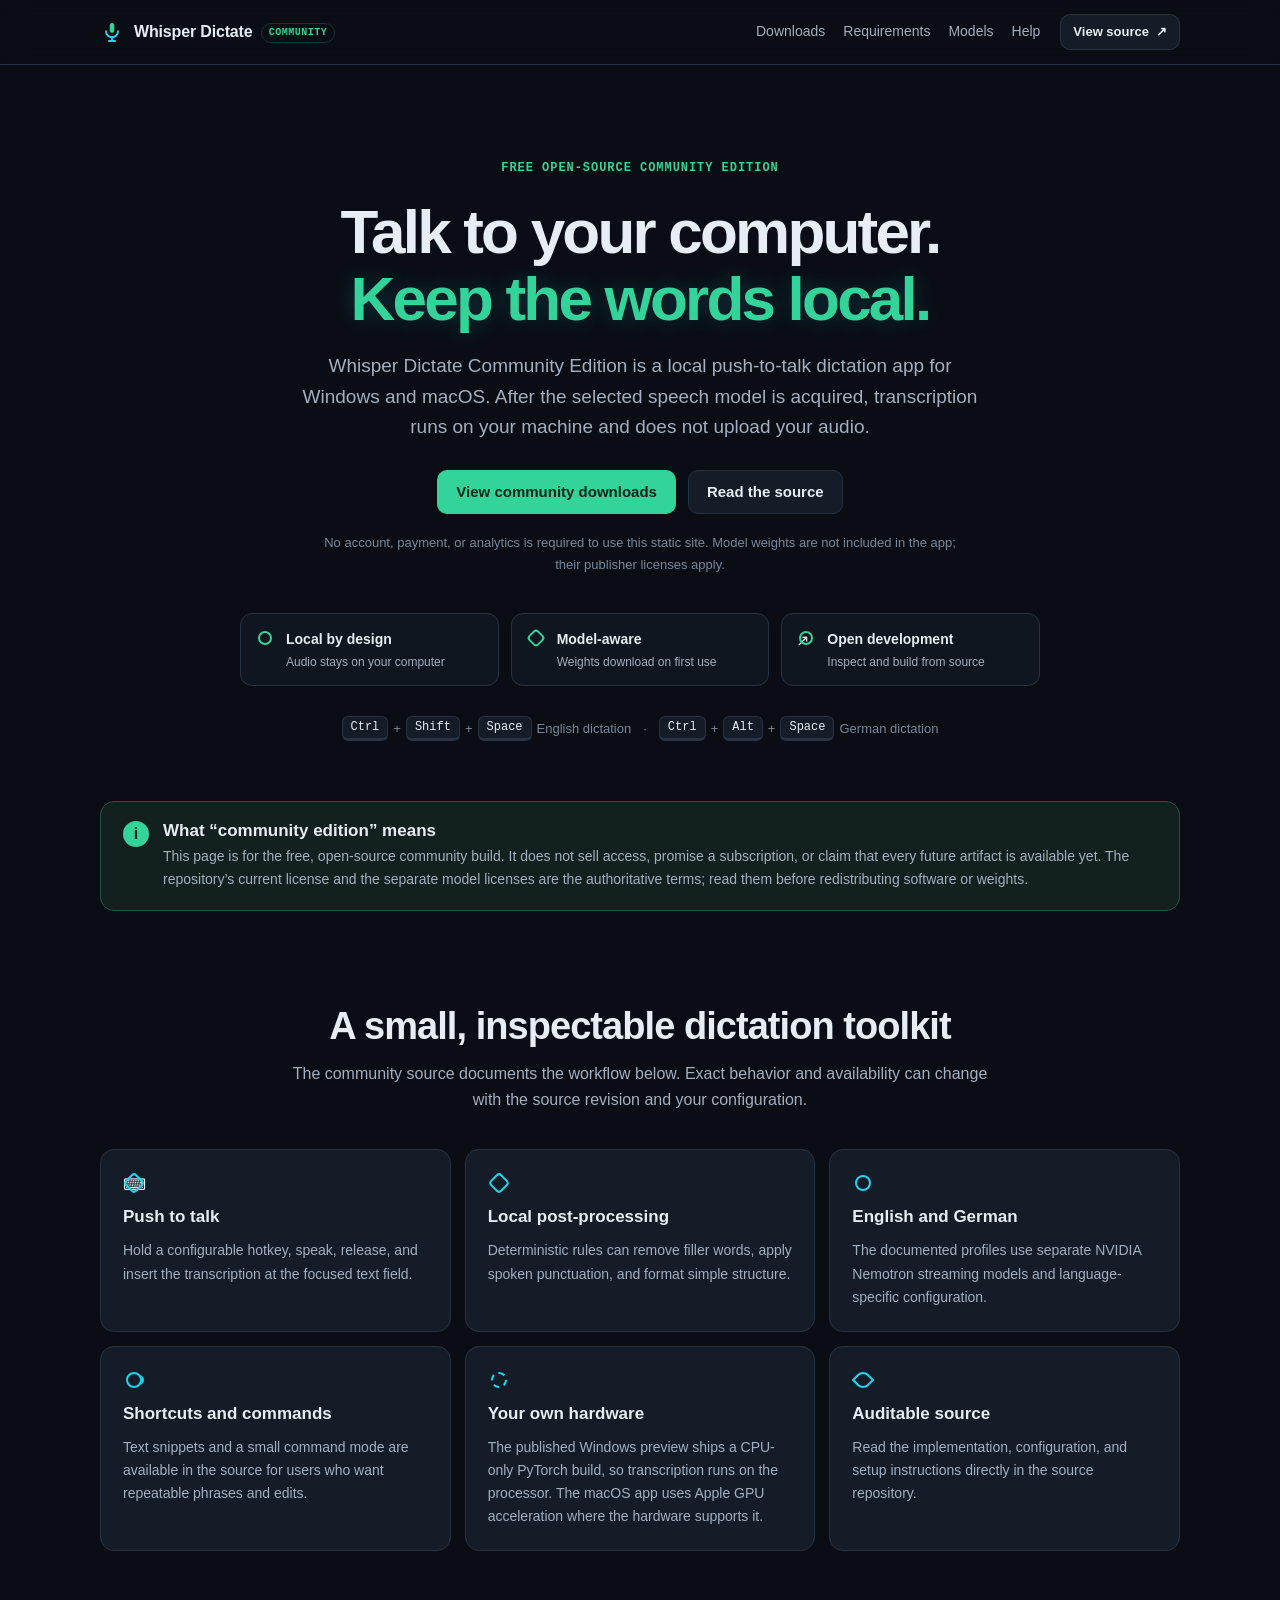
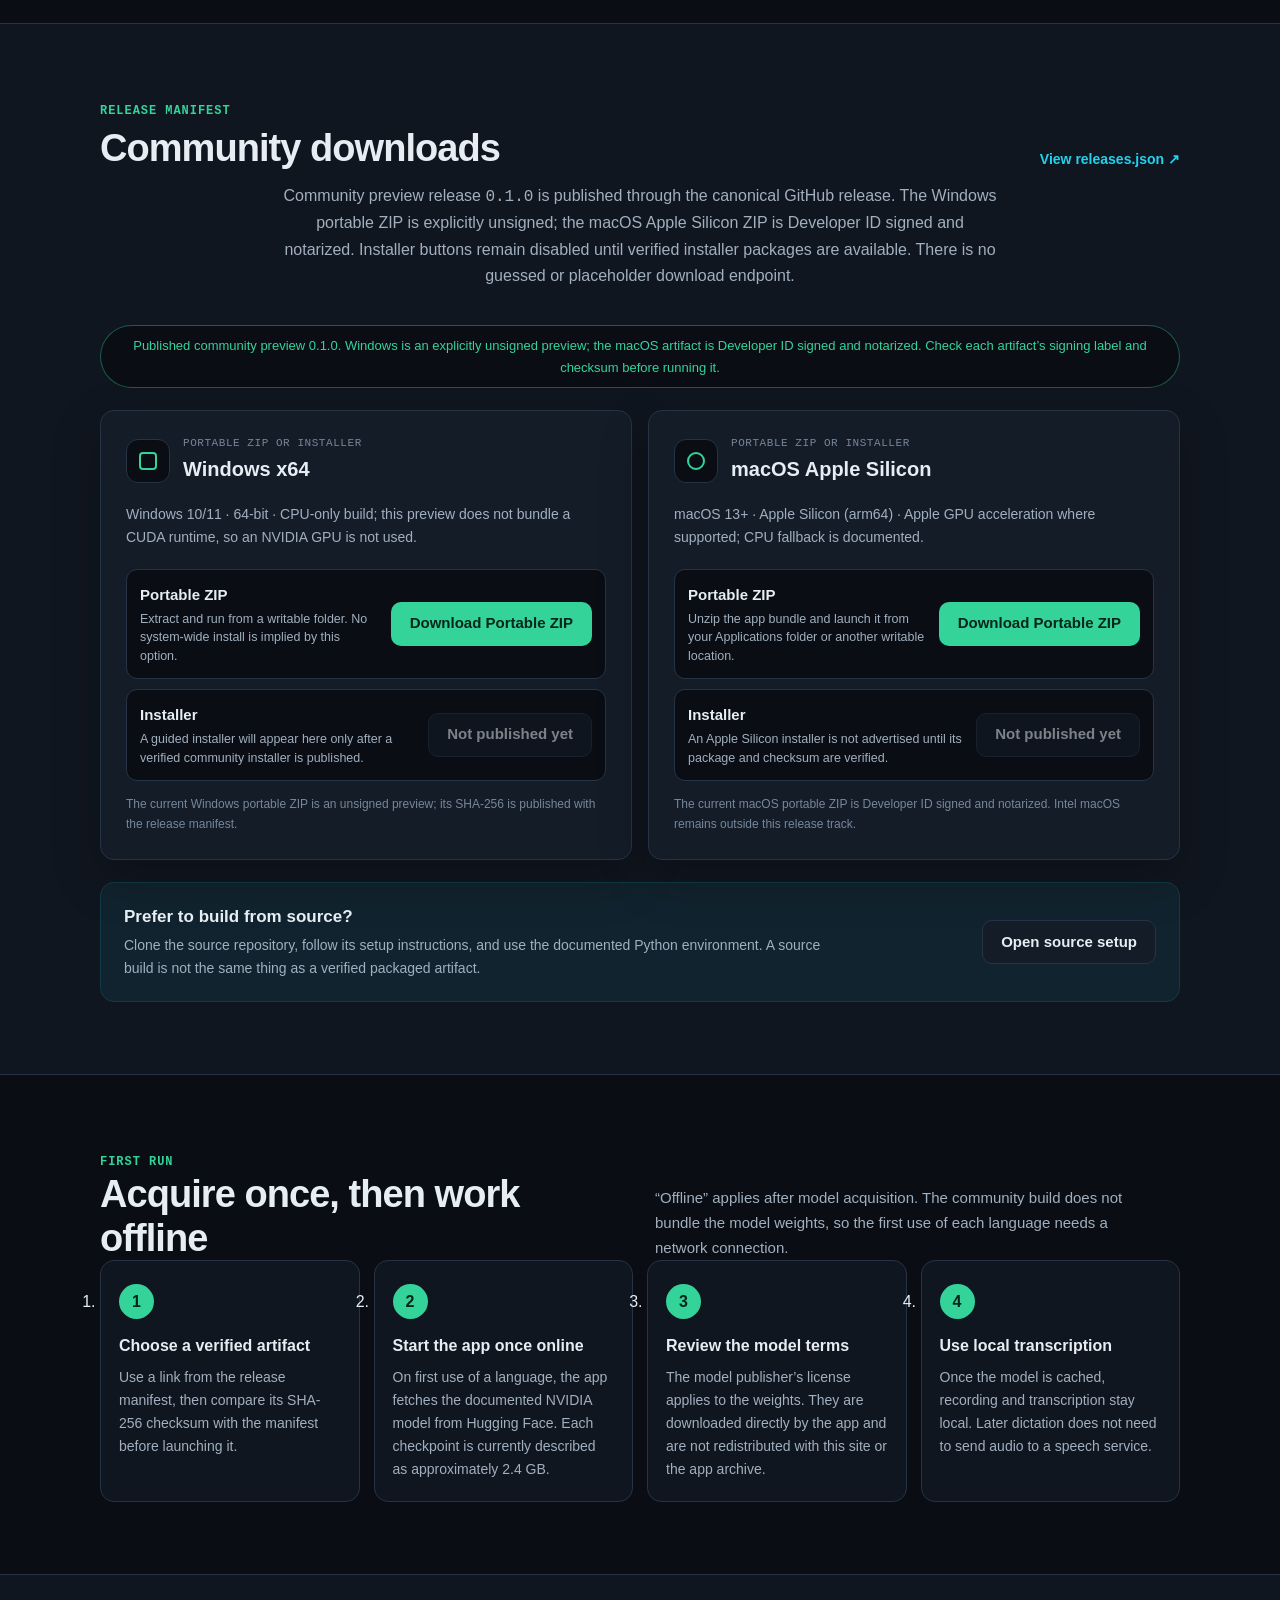
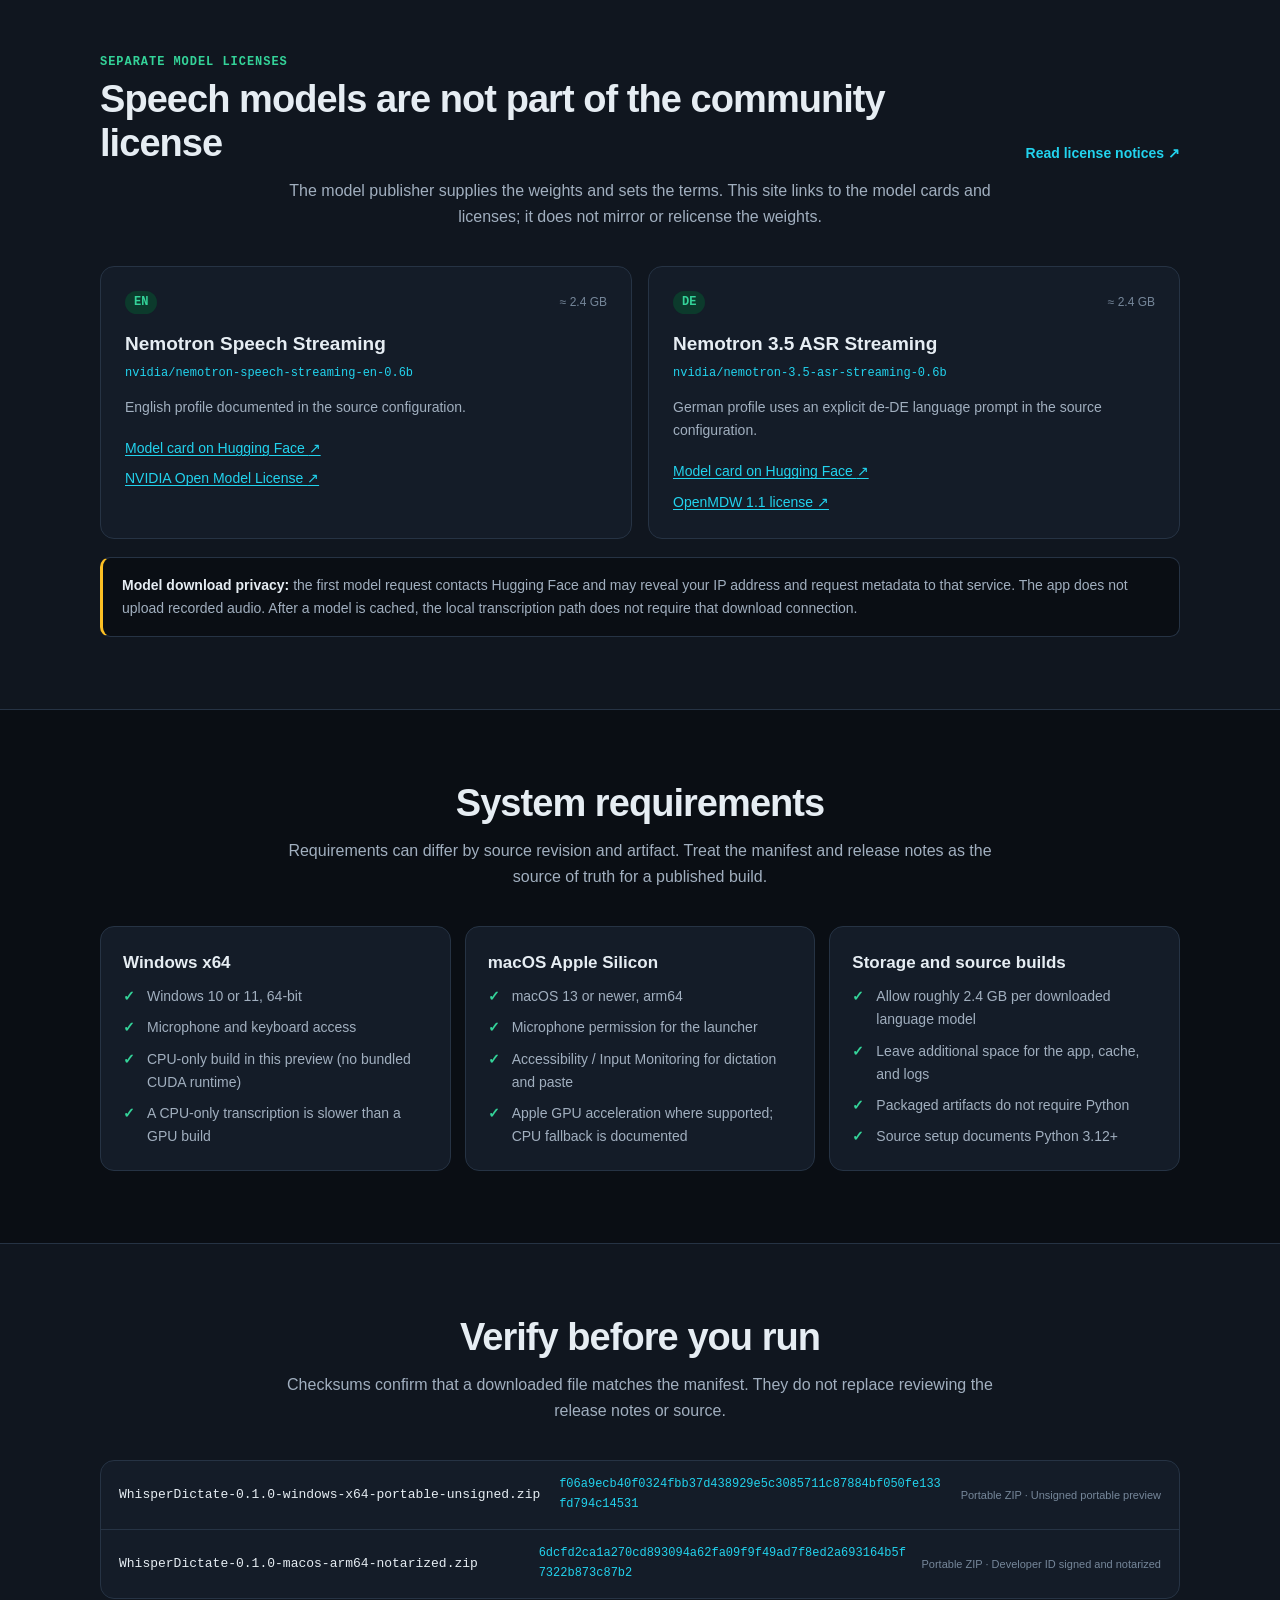
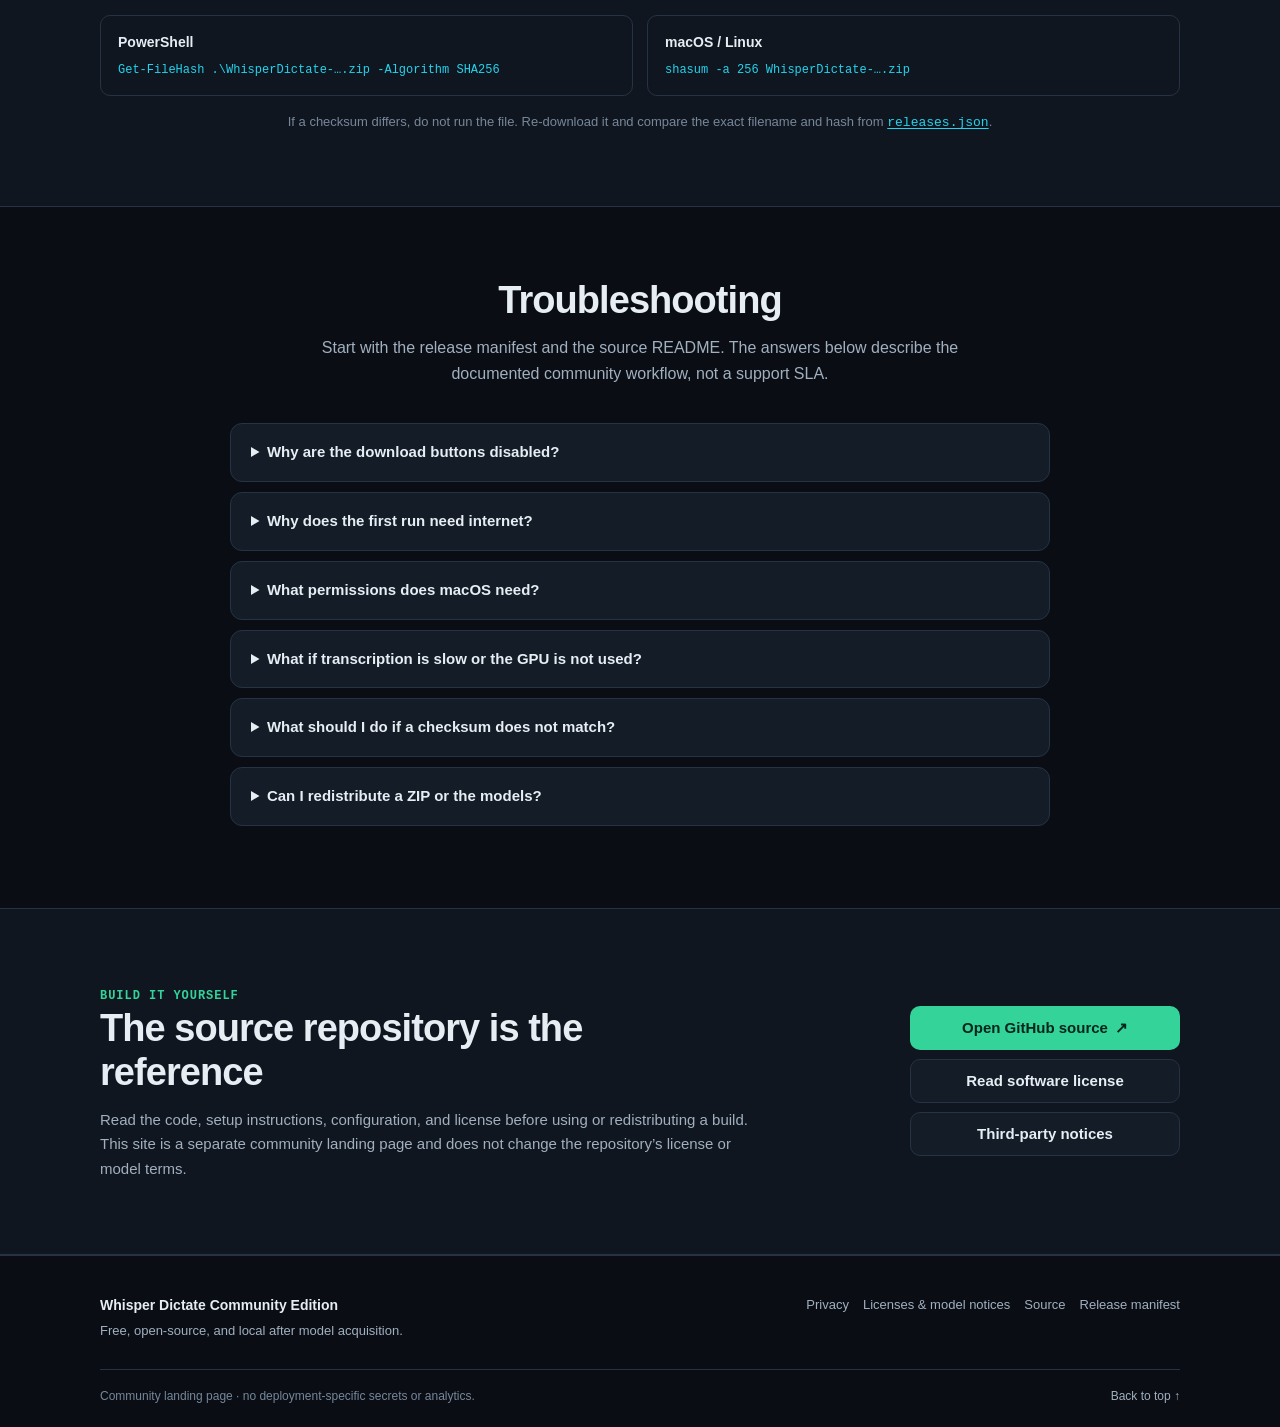
<file: community-site/index.html>
<!doctype html>
<html lang="en">
<head>
  <meta charset="utf-8">
  <meta name="viewport" content="width=device-width, initial-scale=1">
  <meta name="color-scheme" content="dark">
  <meta name="theme-color" content="#0a0e14">
  <meta name="description" content="Whisper Dictate Community Edition: free, open-source local dictation for Windows and macOS. Speech models are acquired separately and transcription runs locally after the first download.">
  <title>Whisper Dictate Community Edition — local, offline dictation</title>
  <link rel="icon" href="data:image/svg+xml,%3Csvg xmlns='http://www.w3.org/2000/svg' viewBox='0 0 64 64'%3E%3Ccircle cx='32' cy='32' r='30' fill='%230a0e14'/%3E%3Crect x='26' y='12' width='12' height='24' rx='6' fill='%2334d399'/%3E%3Cpath d='M18 30a14 14 0 0 0 28 0' stroke='%2322d3ee' stroke-width='4' fill='none' stroke-linecap='round'/%3E%3Cpath d='M32 44v8' stroke='%2322d3ee' stroke-width='4' stroke-linecap='round'/%3E%3C/svg%3E">
  <link rel="stylesheet" href="./styles.css">
  <script src="./app.js" defer></script>
</head>
<body>
  <a class="skip-link" href="#main">Skip to main content</a>

  <header class="site-header">
    <nav class="wrap" aria-label="Primary navigation">
      <a class="logo" href="./index.html" aria-label="Whisper Dictate Community Edition home">
        <svg width="24" height="24" viewBox="0 0 64 64" aria-hidden="true" focusable="false">
          <rect x="26" y="8" width="12" height="26" rx="6" fill="#34d399"></rect>
          <path d="M16 30a16 16 0 0 0 32 0" stroke="#22d3ee" stroke-width="5" fill="none" stroke-linecap="round"></path>
          <path d="M32 46v10M22 56h20" stroke="#22d3ee" stroke-width="5" fill-linecap="round"></path>
        </svg>
        <span>Whisper&nbsp;Dictate <span class="edition-mark">Community</span></span>
      </a>
      <div class="nav-links">
        <a href="#downloads">Downloads</a>
        <a href="#requirements">Requirements</a>
        <a href="#models">Models</a>
        <a href="#troubleshooting">Help</a>
      </div>
      <a class="btn btn-secondary btn-small nav-source" href="https://github.com/rorshopping/whisper-dictate-community">View source <span aria-hidden="true">↗</span></a>
    </nav>
  </header>

  <main id="main">
    <section class="hero" id="overview" aria-labelledby="hero-title">
      <div class="wrap">
        <p class="eyebrow">Free open-source community edition</p>
        <h1 id="hero-title">Talk to your computer.<br><span class="grad">Keep the words local.</span></h1>
        <p class="lead">Whisper Dictate Community Edition is a local push-to-talk dictation app for Windows and macOS. After the selected speech model is acquired, transcription runs on your machine and does not upload your audio.</p>
        <div class="actions">
          <a class="btn btn-primary" href="#downloads">View community downloads</a>
          <a class="btn btn-secondary" href="https://github.com/rorshopping/whisper-dictate-community">Read the source</a>
        </div>
        <p class="hero-note">No account, payment, or analytics is required to use this static site. Model weights are not included in the app; their publisher licenses apply.</p>
        <div class="quick-facts" role="group" aria-label="Community edition facts">
          <div class="fact"><span class="fact-icon" aria-hidden="true"></span><span><strong>Local by design</strong><small>Audio stays on your computer</small></span></div>
          <div class="fact"><span class="fact-icon" aria-hidden="true"></span><span><strong>Model-aware</strong><small>Weights download on first use</small></span></div>
          <div class="fact"><span class="fact-icon" aria-hidden="true">↗</span><span><strong>Open development</strong><small>Inspect and build from source</small></span></div>
        </div>
        <div class="key-row" role="group" aria-label="Default dictation shortcuts">
          <kbd>Ctrl</kbd><span>+</span><kbd>Shift</kbd><span>+</span><kbd>Space</kbd><span>English dictation</span>
          <span class="key-separator" aria-hidden="true">·</span>
          <kbd>Ctrl</kbd><span>+</span><kbd>Alt</kbd><span>+</span><kbd>Space</kbd><span>German dictation</span>
        </div>
      </div>
    </section>

    <section class="notice-section" aria-label="What the community edition includes">
      <div class="wrap">
        <div class="notice-card">
          <span class="notice-mark" aria-hidden="true">i</span>
          <div>
            <h2>What “community edition” means</h2>
            <p>This page is for the free, open-source community build. It does not sell access, promise a subscription, or claim that every future artifact is available yet. The repository’s current license and the separate model licenses are the authoritative terms; read them before redistributing software or weights.</p>
          </div>
        </div>
      </div>
    </section>

    <section id="capabilities" aria-labelledby="capabilities-title">
      <div class="wrap">
        <h2 id="capabilities-title">A small, inspectable dictation toolkit</h2>
        <p class="sub">The community source documents the workflow below. Exact behavior and availability can change with the source revision and your configuration.</p>
        <div class="feature-grid">
          <article class="card">
            <div class="card-icon" aria-hidden="true">⌨</div>
            <h3>Push to talk</h3>
            <p>Hold a configurable hotkey, speak, release, and insert the transcription at the focused text field.</p>
          </article>
          <article class="card">
            <div class="card-icon" aria-hidden="true"></div>
            <h3>Local post-processing</h3>
            <p>Deterministic rules can remove filler words, apply spoken punctuation, and format simple structure.</p>
          </article>
          <article class="card">
            <div class="card-icon" aria-hidden="true"></div>
            <h3>English and German</h3>
            <p>The documented profiles use separate NVIDIA Nemotron streaming models and language-specific configuration.</p>
          </article>
          <article class="card">
            <div class="card-icon" aria-hidden="true"></div>
            <h3>Shortcuts and commands</h3>
            <p>Text snippets and a small command mode are available in the source for users who want repeatable phrases and edits.</p>
          </article>
          <article class="card">
            <div class="card-icon" aria-hidden="true"></div>
            <h3>Your own hardware</h3>
            <p>The published Windows preview ships a CPU-only PyTorch build, so transcription runs on the processor. The macOS app uses Apple GPU acceleration where the hardware supports it.</p>
          </article>
          <article class="card">
            <div class="card-icon" aria-hidden="true"></div>
            <h3>Auditable source</h3>
            <p>Read the implementation, configuration, and setup instructions directly in the source repository.</p>
          </article>
        </div>
      </div>
    </section>

    <section id="downloads" class="alt" aria-labelledby="downloads-title">
      <div class="wrap">
        <div class="section-heading">
          <div>
            <p class="eyebrow">Release manifest</p>
            <h2 id="downloads-title">Community downloads</h2>
          </div>
          <a class="text-link" href="./releases.json">View releases.json <span aria-hidden="true">↗</span></a>
        </div>
        <p class="sub">Community preview release <code>0.1.0</code> is published through the canonical GitHub release. The Windows portable ZIP is explicitly unsigned; the macOS Apple Silicon ZIP is Developer ID signed and notarized. Installer buttons remain disabled until verified installer packages are available. There is no guessed or placeholder download endpoint.</p>
        <p class="release-status status-placeholder" id="release-status" role="status" aria-live="polite">Loading the release manifest…</p>
        <noscript><p class="inline-note">JavaScript is required to read the same-origin release manifest. The download buttons stay disabled for safety; you can still inspect <a href="./releases.json"><code>releases.json</code></a> and the <a href="https://github.com/rorshopping/whisper-dictate-community">source repository</a>.</p></noscript>

        <div class="release-grid">
          <article class="release-card" data-platform-card="windows-x64" aria-labelledby="windows-title">
            <div class="release-card-header">
              <div class="os-mark" aria-hidden="true"></div>
              <div>
                <p class="platform-kicker">Portable ZIP or installer</p>
                <h3 id="windows-title">Windows x64</h3>
              </div>
            </div>
            <p class="platform-requirements">Windows 10/11 · 64-bit · CPU-only build; this preview does not bundle a CUDA runtime, so an NVIDIA GPU is not used.</p>
            <div class="download-list">
              <div class="download-row">
                <div>
                  <h4>Portable ZIP</h4>
                  <p>Extract and run from a writable folder. No system-wide install is implied by this option.</p>
                </div>
                <button class="btn btn-primary download-action" type="button" data-download data-platform="windows-x64" data-artifact="portable_zip" disabled>Not published yet</button>
              </div>
              <div class="download-row">
                <div>
                  <h4>Installer</h4>
                  <p>A guided installer will appear here only after a verified community installer is published.</p>
                </div>
                <button class="btn btn-secondary download-action" type="button" data-download data-platform="windows-x64" data-artifact="installer" disabled>Not published yet</button>
              </div>
            </div>
            <p class="artifact-note">The current Windows portable ZIP is an unsigned preview; its SHA-256 is published with the release manifest.</p>
          </article>

          <article class="release-card" data-platform-card="macos-apple-silicon" aria-labelledby="macos-title">
            <div class="release-card-header">
              <div class="os-mark" aria-hidden="true"></div>
              <div>
                <p class="platform-kicker">Portable ZIP or installer</p>
                <h3 id="macos-title">macOS Apple Silicon</h3>
              </div>
            </div>
            <p class="platform-requirements">macOS 13+ · Apple Silicon (arm64) · Apple GPU acceleration where supported; CPU fallback is documented.</p>
            <div class="download-list">
              <div class="download-row">
                <div>
                  <h4>Portable ZIP</h4>
                  <p>Unzip the app bundle and launch it from your Applications folder or another writable location.</p>
                </div>
                <button class="btn btn-primary download-action" type="button" data-download data-platform="macos-apple-silicon" data-artifact="portable_zip" disabled>Not published yet</button>
              </div>
              <div class="download-row">
                <div>
                  <h4>Installer</h4>
                  <p>An Apple Silicon installer is not advertised until its package and checksum are verified.</p>
                </div>
                <button class="btn btn-secondary download-action" type="button" data-download data-platform="macos-apple-silicon" data-artifact="installer" disabled>Not published yet</button>
              </div>
            </div>
            <p class="artifact-note">The current macOS portable ZIP is Developer ID signed and notarized. Intel macOS remains outside this release track.</p>
          </article>
        </div>

        <div class="source-callout">
          <div>
            <h3>Prefer to build from source?</h3>
            <p>Clone the source repository, follow its setup instructions, and use the documented Python environment. A source build is not the same thing as a verified packaged artifact.</p>
          </div>
          <a class="btn btn-secondary" href="https://github.com/rorshopping/whisper-dictate-community#install">Open source setup</a>
        </div>
      </div>
    </section>

    <section id="first-run" aria-labelledby="first-run-title">
      <div class="wrap">
        <div class="split-heading">
          <div>
            <p class="eyebrow">First run</p>
            <h2 id="first-run-title">Acquire once, then work offline</h2>
          </div>
          <p>“Offline” applies after model acquisition. The community build does not bundle the model weights, so the first use of each language needs a network connection.</p>
        </div>
        <ol class="steps" aria-label="Model acquisition steps">
          <li class="step">
            <span class="step-number">1</span>
            <h3>Choose a verified artifact</h3>
            <p>Use a link from the release manifest, then compare its SHA-256 checksum with the manifest before launching it.</p>
          </li>
          <li class="step">
            <span class="step-number">2</span>
            <h3>Start the app once online</h3>
            <p>On first use of a language, the app fetches the documented NVIDIA model from Hugging Face. Each checkpoint is currently described as approximately 2.4 GB.</p>
          </li>
          <li class="step">
            <span class="step-number">3</span>
            <h3>Review the model terms</h3>
            <p>The model publisher’s license applies to the weights. They are downloaded directly by the app and are not redistributed with this site or the app archive.</p>
          </li>
          <li class="step">
            <span class="step-number">4</span>
            <h3>Use local transcription</h3>
            <p>Once the model is cached, recording and transcription stay local. Later dictation does not need to send audio to a speech service.</p>
          </li>
        </ol>
      </div>
    </section>

    <section id="models" class="alt" aria-labelledby="models-title">
      <div class="wrap">
        <div class="section-heading">
          <div>
            <p class="eyebrow">Separate model licenses</p>
            <h2 id="models-title">Speech models are not part of the community license</h2>
          </div>
          <a class="text-link" href="./licenses.html">Read license notices <span aria-hidden="true">↗</span></a>
        </div>
        <p class="sub">The model publisher supplies the weights and sets the terms. This site links to the model cards and licenses; it does not mirror or relicense the weights.</p>
        <div class="model-grid">
          <article class="model-card">
            <div class="model-card-top">
              <span class="language-chip">EN</span>
              <span class="model-size">≈ 2.4 GB</span>
            </div>
            <h3>Nemotron Speech Streaming</h3>
            <p class="mono model-id">nvidia/nemotron-speech-streaming-en-0.6b</p>
            <p>English profile documented in the source configuration.</p>
            <div class="link-stack">
              <a href="https://huggingface.co/nvidia/nemotron-speech-streaming-en-0.6b">Model card on Hugging Face <span aria-hidden="true">↗</span></a>
              <a href="https://www.nvidia.com/en-us/agreements/enterprise-software/nvidia-open-model-license/">NVIDIA Open Model License <span aria-hidden="true">↗</span></a>
            </div>
          </article>
          <article class="model-card">
            <div class="model-card-top">
              <span class="language-chip">DE</span>
              <span class="model-size">≈ 2.4 GB</span>
            </div>
            <h3>Nemotron 3.5 ASR Streaming</h3>
            <p class="mono model-id">nvidia/nemotron-3.5-asr-streaming-0.6b</p>
            <p>German profile uses an explicit de-DE language prompt in the source configuration.</p>
            <div class="link-stack">
              <a href="https://huggingface.co/nvidia/nemotron-3.5-asr-streaming-0.6b">Model card on Hugging Face <span aria-hidden="true">↗</span></a>
              <a href="https://openmdw.ai/license/1-1/">OpenMDW 1.1 license <span aria-hidden="true">↗</span></a>
            </div>
          </article>
        </div>
        <div class="inline-note">
          <strong>Model download privacy:</strong> the first model request contacts Hugging Face and may reveal your IP address and request metadata to that service. The app does not upload recorded audio. After a model is cached, the local transcription path does not require that download connection.
        </div>
      </div>
    </section>

    <section id="requirements" aria-labelledby="requirements-title">
      <div class="wrap">
        <h2 id="requirements-title">System requirements</h2>
        <p class="sub">Requirements can differ by source revision and artifact. Treat the manifest and release notes as the source of truth for a published build.</p>
        <div class="requirements-grid">
          <article class="requirement-card">
            <h3>Windows x64</h3>
            <ul class="check-list">
              <li>Windows 10 or 11, 64-bit</li>
              <li>Microphone and keyboard access</li>
              <li>CPU-only build in this preview (no bundled CUDA runtime)</li>
              <li>A CPU-only transcription is slower than a GPU build</li>
            </ul>
          </article>
          <article class="requirement-card">
            <h3>macOS Apple Silicon</h3>
            <ul class="check-list">
              <li>macOS 13 or newer, arm64</li>
              <li>Microphone permission for the launcher</li>
              <li>Accessibility / Input Monitoring for dictation and paste</li>
              <li>Apple GPU acceleration where supported; CPU fallback is documented</li>
            </ul>
          </article>
          <article class="requirement-card">
            <h3>Storage and source builds</h3>
            <ul class="check-list">
              <li>Allow roughly 2.4 GB per downloaded language model</li>
              <li>Leave additional space for the app, cache, and logs</li>
              <li>Packaged artifacts do not require Python</li>
              <li>Source setup documents Python 3.12+</li>
            </ul>
          </article>
        </div>
      </div>
    </section>

    <section id="checksums" class="alt" aria-labelledby="checksums-title">
      <div class="wrap">
        <h2 id="checksums-title">Verify before you run</h2>
        <p class="sub">Checksums confirm that a downloaded file matches the manifest. They do not replace reviewing the release notes or source.</p>
        <div class="checksum-panel" id="checksum-list" aria-live="polite">
          <p class="empty-state">SHA-256 checksums will appear here when a canonical release is published.</p>
        </div>
        <div class="checksum-help">
          <div>
            <h3>PowerShell</h3>
            <code>Get-FileHash .\WhisperDictate-….zip -Algorithm SHA256</code>
          </div>
          <div>
            <h3>macOS / Linux</h3>
            <code>shasum -a 256 WhisperDictate-….zip</code>
          </div>
        </div>
        <p class="small-note">If a checksum differs, do not run the file. Re-download it and compare the exact filename and hash from <a href="./releases.json"><code>releases.json</code></a>.</p>
      </div>
    </section>

    <section id="troubleshooting" aria-labelledby="troubleshooting-title">
      <div class="wrap">
        <h2 id="troubleshooting-title">Troubleshooting</h2>
        <p class="sub">Start with the release manifest and the source README. The answers below describe the documented community workflow, not a support SLA.</p>
        <div class="faq-list">
          <details>
            <summary>Why are the download buttons disabled?</summary>
            <p>No canonical community release has been entered into <a href="./releases.json"><code>releases.json</code></a> yet. The site intentionally refuses to invent a download URL. Watch the source repository’s release page and update the manifest only after artifacts and checksums are verified.</p>
          </details>
          <details>
            <summary>Why does the first run need internet?</summary>
            <p>Speech model weights are not bundled. The first use of each language downloads the selected model from Hugging Face. After the model is cached, the documented transcription path runs locally and can work offline.</p>
          </details>
          <details>
            <summary>What permissions does macOS need?</summary>
            <p>Grant Microphone access to the app or launcher. Dictation and text insertion also use Accessibility / Input Monitoring, and the documented launcher may request Automation access for System Events. Denied permissions can allow recording without allowing text to be inserted.</p>
          </details>
          <details>
            <summary>What if transcription is slow or the GPU is not used?</summary>
            <p>Check the release/source configuration and the app log. The published Windows preview is a CPU-only build, so an NVIDIA GPU is not used there; the macOS app uses Apple GPU acceleration where the hardware supports it. A CPU-only run is generally slower than an accelerated one.</p>
          </details>
          <details>
            <summary>What should I do if a checksum does not match?</summary>
            <p>Do not run the artifact. Confirm the exact filename, download it again from the canonical URL in the manifest, and compare the full SHA-256 digest. A mismatch is a reason to stop and investigate.</p>
          </details>
          <details>
            <summary>Can I redistribute a ZIP or the models?</summary>
            <p>Do not assume that the model or software terms permit redistribution. Read the repository <a href="https://github.com/rorshopping/whisper-dictate-community/blob/main/LICENSE">software license</a>, the linked model licenses, and the repository’s <a href="https://github.com/rorshopping/whisper-dictate-community/blob/main/THIRD-PARTY-NOTICES.md">third-party notices</a> first.</p>
          </details>
        </div>
      </div>
    </section>

    <section id="source" class="alt" aria-labelledby="source-title">
      <div class="wrap source-panel">
        <div>
          <p class="eyebrow">Build it yourself</p>
          <h2 id="source-title">The source repository is the reference</h2>
          <p>Read the code, setup instructions, configuration, and license before using or redistributing a build. This site is a separate community landing page and does not change the repository’s license or model terms.</p>
        </div>
        <div class="source-links">
          <a class="btn btn-primary" href="https://github.com/rorshopping/whisper-dictate-community">Open GitHub source <span aria-hidden="true">↗</span></a>
          <a class="btn btn-secondary" href="https://github.com/rorshopping/whisper-dictate-community/blob/main/LICENSE">Read software license</a>
          <a class="btn btn-secondary" href="https://github.com/rorshopping/whisper-dictate-community/blob/main/THIRD-PARTY-NOTICES.md">Third-party notices</a>
        </div>
      </div>
    </section>
  </main>

  <footer>
    <div class="wrap footer-inner">
      <div>
        <strong>Whisper Dictate Community Edition</strong>
        <p>Free, open-source, and local after model acquisition.</p>
      </div>
      <div class="footer-links">
        <a href="./privacy.html">Privacy</a>
        <a href="./licenses.html">Licenses &amp; model notices</a>
        <a href="https://github.com/rorshopping/whisper-dictate-community">Source</a>
        <a href="./releases.json">Release manifest</a>
      </div>
    </div>
    <div class="wrap footer-bottom">
      <span>Community landing page · no deployment-specific secrets or analytics.</span>
      <a href="#overview">Back to top ↑</a>
    </div>
  </footer>
</body>
</html>
</file>
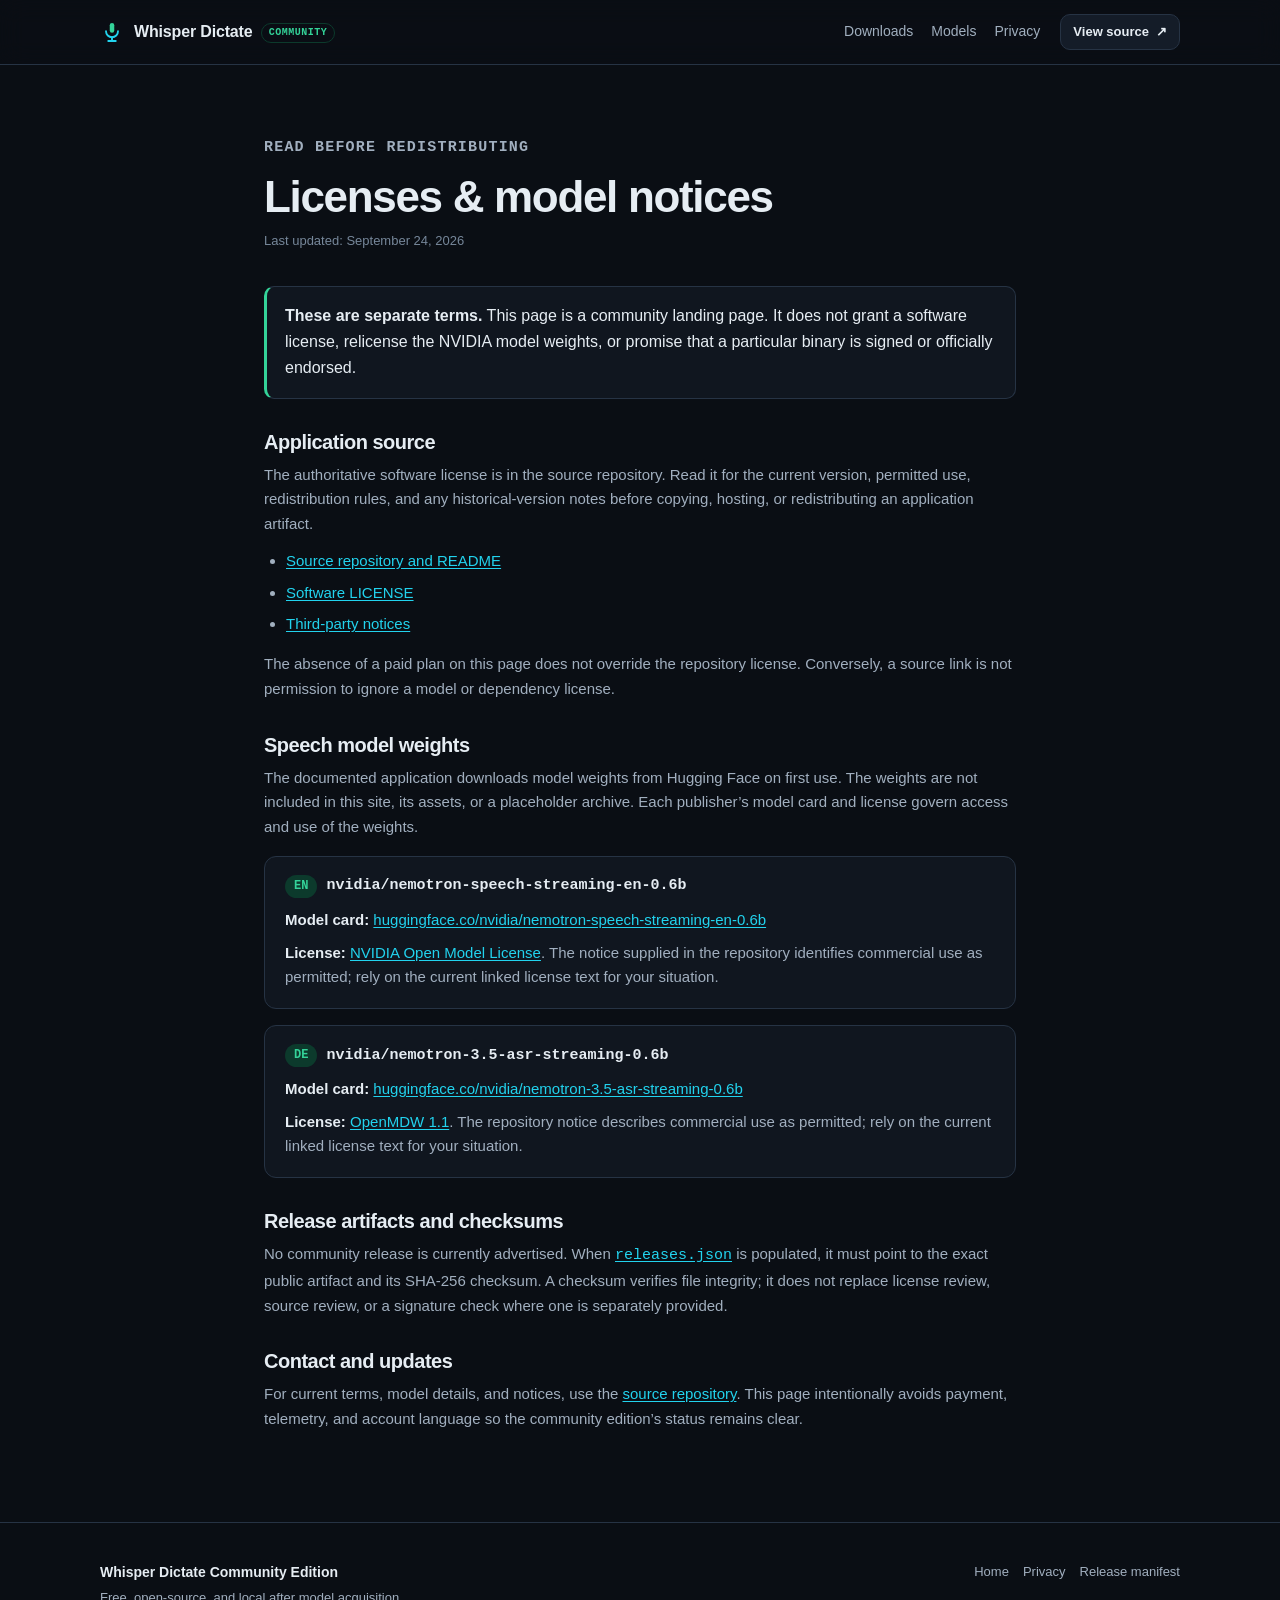
<file: community-site/licenses.html>
<!doctype html>
<html lang="en">
<head>
  <meta charset="utf-8">
  <meta name="viewport" content="width=device-width, initial-scale=1">
  <meta name="color-scheme" content="dark">
  <meta name="theme-color" content="#0a0e14">
  <meta name="description" content="Software, third-party, and speech-model license notices for Whisper Dictate Community Edition.">
  <title>Licenses &amp; model notices — Whisper Dictate Community Edition</title>
  <link rel="icon" href="data:image/svg+xml,%3Csvg xmlns='http://www.w3.org/2000/svg' viewBox='0 0 64 64'%3E%3Ccircle cx='32' cy='32' r='30' fill='%230a0e14'/%3E%3Crect x='26' y='12' width='12' height='24' rx='6' fill='%2334d399'/%3E%3Cpath d='M18 30a14 14 0 0 0 28 0' stroke='%2322d3ee' stroke-width='4' fill='none' stroke-linecap='round'/%3E%3Cpath d='M32 44v8' stroke='%2322d3ee' stroke-width='4' stroke-linecap='round'/%3E%3C/svg%3E">
  <link rel="stylesheet" href="./styles.css">
</head>
<body>
  <a class="skip-link" href="#main">Skip to main content</a>
  <header class="site-header">
    <nav class="wrap" aria-label="Primary navigation">
      <a class="logo" href="./index.html" aria-label="Whisper Dictate Community Edition home">
        <svg width="24" height="24" viewBox="0 0 64 64" aria-hidden="true" focusable="false">
          <rect x="26" y="8" width="12" height="26" rx="6" fill="#34d399"></rect>
          <path d="M16 30a16 16 0 0 0 32 0" stroke="#22d3ee" stroke-width="5" fill="none" stroke-linecap="round"></path>
          <path d="M32 46v10M22 56h20" stroke="#22d3ee" stroke-width="5" stroke-linecap="round"></path>
        </svg>
        <span>Whisper&nbsp;Dictate <span class="edition-mark">Community</span></span>
      </a>
      <div class="nav-links">
        <a href="./index.html#downloads">Downloads</a>
        <a href="./index.html#models">Models</a>
        <a href="./privacy.html">Privacy</a>
      </div>
      <a class="btn btn-secondary btn-small nav-source" href="https://github.com/rorshopping/whisper-dictate-community">View source <span aria-hidden="true">↗</span></a>
    </nav>
  </header>

  <main id="main" class="legal" aria-labelledby="licenses-title">
    <p class="eyebrow">Read before redistributing</p>
    <h1 id="licenses-title">Licenses &amp; model notices</h1>
    <p class="updated">Last updated: September 24, 2026</p>

    <div class="callout"><strong>These are separate terms.</strong> This page is a community landing page. It does not grant a software license, relicense the NVIDIA model weights, or promise that a particular binary is signed or officially endorsed.</div>

    <h2>Application source</h2>
    <p>The authoritative software license is in the source repository. Read it for the current version, permitted use, redistribution rules, and any historical-version notes before copying, hosting, or redistributing an application artifact.</p>
    <ul>
      <li><a href="https://github.com/rorshopping/whisper-dictate-community">Source repository and README</a></li>
      <li><a href="https://github.com/rorshopping/whisper-dictate-community/blob/main/LICENSE">Software LICENSE</a></li>
      <li><a href="https://github.com/rorshopping/whisper-dictate-community/blob/main/THIRD-PARTY-NOTICES.md">Third-party notices</a></li>
    </ul>
    <p>The absence of a paid plan on this page does not override the repository license. Conversely, a source link is not permission to ignore a model or dependency license.</p>

    <h2>Speech model weights</h2>
    <p>The documented application downloads model weights from Hugging Face on first use. The weights are not included in this site, its assets, or a placeholder archive. Each publisher’s model card and license govern access and use of the weights.</p>

    <article class="model-license-card">
      <h3><span class="language-chip">EN</span> nvidia/nemotron-speech-streaming-en-0.6b</h3>
      <p><strong>Model card:</strong> <a href="https://huggingface.co/nvidia/nemotron-speech-streaming-en-0.6b">huggingface.co/nvidia/nemotron-speech-streaming-en-0.6b</a></p>
      <p><strong>License:</strong> <a href="https://www.nvidia.com/en-us/agreements/enterprise-software/nvidia-open-model-license/">NVIDIA Open Model License</a>. The notice supplied in the repository identifies commercial use as permitted; rely on the current linked license text for your situation.</p>
    </article>

    <article class="model-license-card">
      <h3><span class="language-chip">DE</span> nvidia/nemotron-3.5-asr-streaming-0.6b</h3>
      <p><strong>Model card:</strong> <a href="https://huggingface.co/nvidia/nemotron-3.5-asr-streaming-0.6b">huggingface.co/nvidia/nemotron-3.5-asr-streaming-0.6b</a></p>
      <p><strong>License:</strong> <a href="https://openmdw.ai/license/1-1/">OpenMDW 1.1</a>. The repository notice describes commercial use as permitted; rely on the current linked license text for your situation.</p>
    </article>

    <h2>Release artifacts and checksums</h2>
    <p>No community release is currently advertised. When <a href="./releases.json"><code>releases.json</code></a> is populated, it must point to the exact public artifact and its SHA-256 checksum. A checksum verifies file integrity; it does not replace license review, source review, or a signature check where one is separately provided.</p>

    <h2>Contact and updates</h2>
    <p>For current terms, model details, and notices, use the <a href="https://github.com/rorshopping/whisper-dictate-community">source repository</a>. This page intentionally avoids payment, telemetry, and account language so the community edition’s status remains clear.</p>
  </main>

  <footer>
    <div class="wrap footer-inner">
      <div><strong>Whisper Dictate Community Edition</strong><p>Free, open-source, and local after model acquisition.</p></div>
      <div class="footer-links"><a href="./index.html">Home</a><a href="./privacy.html">Privacy</a><a href="./releases.json">Release manifest</a></div>
    </div>
  </footer>
</body>
</html>
</file>
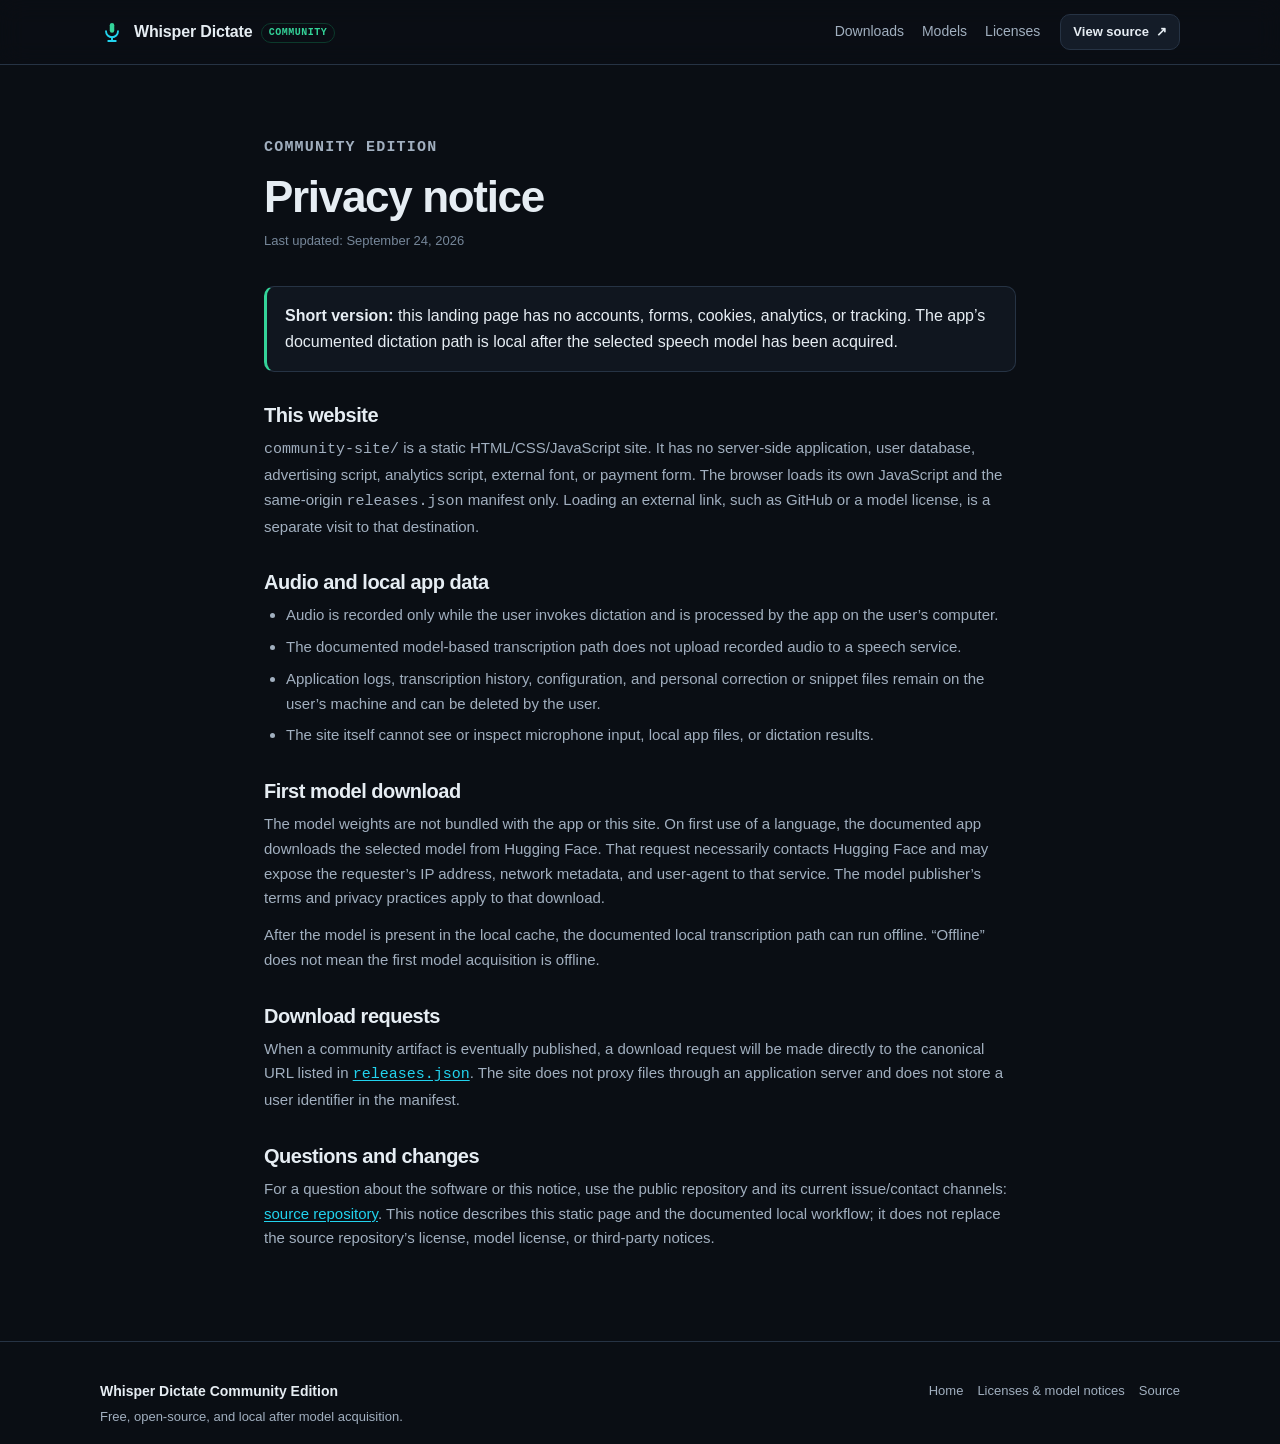
<file: community-site/privacy.html>
<!doctype html>
<html lang="en">
<head>
  <meta charset="utf-8">
  <meta name="viewport" content="width=device-width, initial-scale=1">
  <meta name="color-scheme" content="dark">
  <meta name="theme-color" content="#0a0e14">
  <meta name="description" content="Privacy notice for the Whisper Dictate Community Edition static site and local dictation workflow.">
  <title>Privacy — Whisper Dictate Community Edition</title>
  <link rel="icon" href="data:image/svg+xml,%3Csvg xmlns='http://www.w3.org/2000/svg' viewBox='0 0 64 64'%3E%3Ccircle cx='32' cy='32' r='30' fill='%230a0e14'/%3E%3Crect x='26' y='12' width='12' height='24' rx='6' fill='%2334d399'/%3E%3Cpath d='M18 30a14 14 0 0 0 28 0' stroke='%2322d3ee' stroke-width='4' fill='none' stroke-linecap='round'/%3E%3Cpath d='M32 44v8' stroke='%2322d3ee' stroke-width='4' stroke-linecap='round'/%3E%3C/svg%3E">
  <link rel="stylesheet" href="./styles.css">
</head>
<body>
  <a class="skip-link" href="#main">Skip to main content</a>
  <header class="site-header">
    <nav class="wrap" aria-label="Primary navigation">
      <a class="logo" href="./index.html" aria-label="Whisper Dictate Community Edition home">
        <svg width="24" height="24" viewBox="0 0 64 64" aria-hidden="true" focusable="false">
          <rect x="26" y="8" width="12" height="26" rx="6" fill="#34d399"></rect>
          <path d="M16 30a16 16 0 0 0 32 0" stroke="#22d3ee" stroke-width="5" fill="none" stroke-linecap="round"></path>
          <path d="M32 46v10M22 56h20" stroke="#22d3ee" stroke-width="5" stroke-linecap="round"></path>
        </svg>
        <span>Whisper&nbsp;Dictate <span class="edition-mark">Community</span></span>
      </a>
      <div class="nav-links">
        <a href="./index.html#downloads">Downloads</a>
        <a href="./index.html#models">Models</a>
        <a href="./licenses.html">Licenses</a>
      </div>
      <a class="btn btn-secondary btn-small nav-source" href="https://github.com/rorshopping/whisper-dictate-community">View source <span aria-hidden="true">↗</span></a>
    </nav>
  </header>

  <main id="main" class="legal" aria-labelledby="privacy-title">
    <p class="eyebrow">Community edition</p>
    <h1 id="privacy-title">Privacy notice</h1>
    <p class="updated">Last updated: September 24, 2026</p>

    <div class="callout"><strong>Short version:</strong> this landing page has no accounts, forms, cookies, analytics, or tracking. The app’s documented dictation path is local after the selected speech model has been acquired.</div>

    <h2>This website</h2>
    <p><code>community-site/</code> is a static HTML/CSS/JavaScript site. It has no server-side application, user database, advertising script, analytics script, external font, or payment form. The browser loads its own JavaScript and the same-origin <code>releases.json</code> manifest only. Loading an external link, such as GitHub or a model license, is a separate visit to that destination.</p>

    <h2>Audio and local app data</h2>
    <ul>
      <li>Audio is recorded only while the user invokes dictation and is processed by the app on the user’s computer.</li>
      <li>The documented model-based transcription path does not upload recorded audio to a speech service.</li>
      <li>Application logs, transcription history, configuration, and personal correction or snippet files remain on the user’s machine and can be deleted by the user.</li>
      <li>The site itself cannot see or inspect microphone input, local app files, or dictation results.</li>
    </ul>

    <h2>First model download</h2>
    <p>The model weights are not bundled with the app or this site. On first use of a language, the documented app downloads the selected model from Hugging Face. That request necessarily contacts Hugging Face and may expose the requester’s IP address, network metadata, and user-agent to that service. The model publisher’s terms and privacy practices apply to that download.</p>
    <p>After the model is present in the local cache, the documented local transcription path can run offline. “Offline” does not mean the first model acquisition is offline.</p>

    <h2>Download requests</h2>
    <p>When a community artifact is eventually published, a download request will be made directly to the canonical URL listed in <a href="./releases.json"><code>releases.json</code></a>. The site does not proxy files through an application server and does not store a user identifier in the manifest.</p>

    <h2>Questions and changes</h2>
    <p>For a question about the software or this notice, use the public repository and its current issue/contact channels: <a href="https://github.com/rorshopping/whisper-dictate-community">source repository</a>. This notice describes this static page and the documented local workflow; it does not replace the source repository’s license, model license, or third-party notices.</p>
  </main>

  <footer>
    <div class="wrap footer-inner">
      <div><strong>Whisper Dictate Community Edition</strong><p>Free, open-source, and local after model acquisition.</p></div>
      <div class="footer-links"><a href="./index.html">Home</a><a href="./licenses.html">Licenses &amp; model notices</a><a href="https://github.com/rorshopping/whisper-dictate-community">Source</a></div>
    </div>
  </footer>
</body>
</html>
</file>
<file: community-site/styles.css>
:root {
  --bg: #0a0e14;
  --panel: #10161f;
  --panel-2: #141c28;
  --panel-3: #182331;
  --border: #263344;
  --text: #e6edf3;
  --muted: #a1afbf;
  --muted-2: #76879a;
  --green: #34d399;
  --green-dark: #0c3a2c;
  --cyan: #22d3ee;
  --cyan-dark: #103b48;
  --yellow: #fbbf24;
  --radius: 14px;
  --shadow: 0 18px 50px rgba(0, 0, 0, 0.22);
}

* { box-sizing: border-box; margin: 0; padding: 0; }

html {
  scroll-behavior: smooth;
  background: var(--bg);
}

body {
  background: var(--bg);
  color: var(--text);
  font: 16px/1.65 -apple-system, BlinkMacSystemFont, "Segoe UI", Roboto, Helvetica, Arial, sans-serif;
  -webkit-font-smoothing: antialiased;
}

code, kbd, .mono {
  font-family: ui-monospace, "Cascadia Code", Consolas, "SF Mono", Menlo, monospace;
}

a { color: var(--cyan); text-decoration: underline; text-underline-offset: 2px; }
a:hover { text-decoration: underline; }
.logo:hover, .nav-links a:hover, .btn:hover, .text-link:hover, .footer-links a:hover, .footer-bottom a:hover { text-decoration: none; }
.logo, .nav-links a, .btn, .text-link, .footer-links a, .footer-bottom a { text-decoration: none; }

:focus-visible {
  outline: 3px solid var(--cyan);
  outline-offset: 4px;
  border-radius: 4px;
}

.wrap { width: min(100% - 48px, 1080px); margin-inline: auto; }

.skip-link {
  position: fixed;
  z-index: 100;
  top: 12px;
  left: 16px;
  padding: 9px 14px;
  color: #06251c;
  background: var(--green);
  border-radius: 8px;
  font-weight: 700;
  transform: translateY(-180%);
  transition: transform 0.15s ease;
}
.skip-link:focus { transform: translateY(0); }

/* Header and navigation */
.site-header {
  position: sticky;
  top: 0;
  z-index: 10;
  background: rgba(10, 14, 20, 0.9);
  border-bottom: 1px solid var(--border);
  backdrop-filter: blur(12px);
}
.site-header .wrap {
  min-height: 64px;
  display: flex;
  align-items: center;
  gap: 20px;
}
.logo {
  display: inline-flex;
  align-items: center;
  gap: 10px;
  flex-shrink: 0;
  color: var(--text);
  font-size: 16px;
  font-weight: 750;
  letter-spacing: -0.01em;
}
.logo:hover { text-decoration: none; }
.logo svg { display: block; }
.edition-mark {
  display: inline-block;
  margin-left: 4px;
  padding: 2px 7px;
  color: var(--green);
  border: 1px solid var(--green-dark);
  border-radius: 999px;
  font: 700 10px/1.4 ui-monospace, "Cascadia Code", Consolas, monospace;
  letter-spacing: 0.05em;
  text-transform: uppercase;
  vertical-align: 2px;
}
.nav-links {
  display: flex;
  align-items: center;
  gap: 18px;
  margin-left: auto;
  color: var(--muted);
  font-size: 14px;
}
.nav-links a { color: var(--muted); }
.nav-links a:hover { color: var(--text); text-decoration: none; }
.nav-source { flex-shrink: 0; }

/* Shared controls */
.btn {
  display: inline-flex;
  min-height: 44px;
  align-items: center;
  justify-content: center;
  gap: 7px;
  padding: 10px 18px;
  border: 1px solid transparent;
  border-radius: 10px;
  color: var(--text);
  font-size: 15px;
  font-weight: 700;
  line-height: 1.25;
  text-align: center;
  transition: transform 0.12s ease, filter 0.15s ease, border-color 0.15s ease;
}
.btn:hover { transform: translateY(-1px); filter: brightness(1.08); text-decoration: none; }
.btn-primary { color: #06251c; background: var(--green); }
.btn-secondary { color: var(--text); background: var(--panel-2); border-color: var(--border); }
.btn-small { min-height: 36px; padding: 7px 12px; font-size: 13px; }
.btn:disabled,
.download-action[aria-disabled="true"] { cursor: not-allowed; opacity: 0.52; filter: none; transform: none; }
.text-link { color: var(--cyan); font-size: 14px; font-weight: 700; white-space: nowrap; }
.text-link:hover { text-decoration: underline; }

/* Hero */
.hero { padding: 88px 0 60px; text-align: center; }
.eyebrow {
  display: inline-block;
  color: var(--green);
  font: 700 12px/1.5 ui-monospace, "Cascadia Code", Consolas, monospace;
  letter-spacing: 0.08em;
  text-transform: uppercase;
}
.hero h1 {
  max-width: 850px;
  margin: 20px auto 18px;
  color: var(--text);
  font-size: clamp(36px, 6vw, 62px);
  font-weight: 800;
  letter-spacing: -0.045em;
  line-height: 1.08;
}
.grad {
  color: var(--green);
  text-shadow: 0 0 22px rgba(34, 211, 238, 0.2);
}
.lead { max-width: 700px; margin: 0 auto 28px; color: var(--muted); font-size: 19px; line-height: 1.6; }
.actions { display: flex; justify-content: center; flex-wrap: wrap; gap: 12px; }
.hero-note { max-width: 660px; margin: 18px auto 0; color: var(--muted-2); font-size: 13px; }
.quick-facts {
  display: grid;
  grid-template-columns: repeat(3, 1fr);
  gap: 12px;
  max-width: 800px;
  margin: 38px auto 0;
  text-align: left;
}
.fact {
  display: flex;
  align-items: flex-start;
  gap: 11px;
  padding: 14px;
  background: var(--panel);
  border: 1px solid var(--border);
  border-radius: 12px;
}
.fact-icon { position: relative; flex: 0 0 20px; width: 20px; height: 20px; }
.fact-icon::before { position: absolute; inset: 3px; border: 2px solid var(--green); border-radius: 50%; content: ""; }
.fact:nth-child(2) .fact-icon::before { border-radius: 4px; transform: rotate(45deg); }
.fact strong, .fact small { display: block; }
.fact strong { font-size: 14px; }
.fact small { margin-top: 3px; color: var(--muted); font-size: 12px; line-height: 1.4; }
.key-row {
  display: flex;
  align-items: center;
  justify-content: center;
  flex-wrap: wrap;
  gap: 5px;
  margin-top: 30px;
  color: var(--muted);
  font-size: 13px;
}
kbd {
  display: inline-block;
  min-width: 25px;
  padding: 3px 8px;
  color: var(--text);
  background: var(--panel-2);
  border: 1px solid var(--border);
  border-bottom-width: 3px;
  border-radius: 6px;
  font-size: 12px;
  line-height: 1.25;
  text-align: center;
}
.key-row > span:not(.key-separator) { color: var(--muted-2); }
.key-separator { margin: 0 7px; color: var(--muted-2); }

/* Notices and section headings */
.notice-section { padding: 0 0 22px; }
.notice-card {
  display: flex;
  gap: 14px;
  padding: 19px 22px;
  background: #12211f;
  border: 1px solid #245245;
  border-radius: var(--radius);
}
.notice-mark {
  display: grid;
  flex: 0 0 26px;
  width: 26px;
  height: 26px;
  place-items: center;
  color: #06251c;
  background: var(--green);
  border-radius: 50%;
  font-weight: 900;
}
.notice-card h2 { margin: 0 0 4px; font-size: 17px; text-align: left; letter-spacing: 0; }
.notice-card p { color: var(--muted); font-size: 14px; }
section { padding: 72px 0; }
section.alt { background: var(--panel); border-top: 1px solid var(--border); border-bottom: 1px solid var(--border); }
h2 { color: var(--text); font-size: clamp(27px, 4vw, 38px); line-height: 1.15; letter-spacing: -0.025em; text-align: center; }
.sub { max-width: 720px; margin: 12px auto 36px; color: var(--muted); font-size: 16px; text-align: center; }
.section-heading { display: flex; align-items: end; justify-content: space-between; gap: 20px; }
.section-heading h2 { text-align: left; }
.section-heading .eyebrow { margin-bottom: 7px; }

/* Feature cards */
.feature-grid { display: grid; grid-template-columns: repeat(3, 1fr); gap: 14px; }
.card, .requirement-card {
  padding: 22px;
  background: var(--panel-2);
  border: 1px solid var(--border);
  border-radius: var(--radius);
}
.card { min-height: 168px; }
.card-icon { position: relative; width: 22px; height: 22px; margin-bottom: 9px; }
.card-icon::before { position: absolute; inset: 3px; border: 2px solid var(--cyan); border-radius: 4px; content: ""; transform: rotate(45deg); }
.card:nth-child(3) .card-icon::before { border-radius: 50%; transform: none; }
.card:nth-child(4) .card-icon::before { border-radius: 50%; box-shadow: 5px 0 0 -3px var(--cyan); transform: none; }
.card:nth-child(5) .card-icon::before { border-radius: 50%; border-style: dashed; transform: none; }
.card:nth-child(6) .card-icon::before { border-radius: 50% 0; transform: rotate(45deg); }
.card h3, .requirement-card h3 { margin-bottom: 8px; font-size: 17px; }
.card p, .requirement-card p { color: var(--muted); font-size: 14px; }

/* Download cards */
.release-status {
  width: fit-content;
  max-width: 100%;
  margin: 0 auto 22px;
  padding: 9px 15px;
  border: 1px solid var(--border);
  border-radius: 999px;
  color: var(--muted);
  background: var(--bg);
  font-size: 13px;
  text-align: center;
}
.status-placeholder { color: var(--yellow); border-color: rgba(251, 191, 36, 0.35); }
.status-published { color: var(--green); border-color: rgba(52, 211, 153, 0.4); }
.release-grid { display: grid; grid-template-columns: 1fr 1fr; gap: 16px; }
.release-card {
  padding: 25px;
  background: var(--panel-2);
  border: 1px solid var(--border);
  border-radius: var(--radius);
  box-shadow: var(--shadow);
}
.release-card-header { display: flex; align-items: center; gap: 13px; }
.os-mark {
  position: relative;
  flex: 0 0 44px;
  width: 44px;
  height: 44px;
  background: var(--bg);
  border: 1px solid var(--border);
  border-radius: 12px;
}
.os-mark::before { position: absolute; inset: 12px; border: 2px solid var(--green); border-radius: 4px; content: ""; }
[data-platform-card="macos-apple-silicon"] .os-mark::before { border-radius: 50%; }
.platform-kicker { color: var(--muted-2); font: 11px/1.3 ui-monospace, "Cascadia Code", Consolas, monospace; letter-spacing: 0.05em; text-transform: uppercase; }
.release-card h3 { margin-top: 2px; font-size: 20px; }
.platform-requirements { min-height: 52px; margin: 17px 0 14px; color: var(--muted); font-size: 14px; }
.download-list { display: grid; gap: 10px; }
.download-row { display: flex; align-items: center; justify-content: space-between; gap: 14px; padding: 13px; background: var(--bg); border: 1px solid var(--border); border-radius: 11px; }
.download-row h4 { margin-bottom: 3px; font-size: 15px; }
.download-row p { max-width: 350px; color: var(--muted); font-size: 12.5px; line-height: 1.45; }
.download-action { flex: 0 0 auto; }
.artifact-note { margin-top: 14px; color: var(--muted-2); font-size: 12px; }
.source-callout {
  display: flex;
  align-items: center;
  justify-content: space-between;
  gap: 20px;
  margin-top: 22px;
  padding: 20px 23px;
  background: rgba(34, 211, 238, 0.07);
  border: 1px solid var(--cyan-dark);
  border-radius: var(--radius);
}
.source-callout h3 { margin-bottom: 3px; font-size: 17px; }
.source-callout p { max-width: 700px; color: var(--muted); font-size: 14px; }

/* First-run steps */
.split-heading { display: grid; grid-template-columns: 1fr 1fr; align-items: end; gap: 30px; }
.split-heading h2 { text-align: left; }
.split-heading > p { max-width: 500px; color: var(--muted); font-size: 15px; }
.steps { display: grid; grid-template-columns: repeat(4, 1fr); gap: 14px; counter-reset: step; }
.step { position: relative; padding: 23px 18px 20px; background: var(--panel); border: 1px solid var(--border); border-radius: var(--radius); }
.step-number { display: grid; width: 35px; height: 35px; place-items: center; margin-bottom: 14px; color: #06251c; background: var(--green); border-radius: 50%; font-weight: 850; }
.step h3 { margin-bottom: 6px; font-size: 16px; }
.step p { color: var(--muted); font-size: 14px; }

/* Model cards */
.model-grid { display: grid; grid-template-columns: 1fr 1fr; gap: 16px; }
.model-card { padding: 24px; background: var(--panel-2); border: 1px solid var(--border); border-radius: var(--radius); }
.model-card-top { display: flex; align-items: center; justify-content: space-between; gap: 12px; }
.language-chip { padding: 3px 9px; color: var(--green); background: var(--green-dark); border-radius: 999px; font: 800 12px/1.4 ui-monospace, "Cascadia Code", Consolas, monospace; }
.model-size { color: var(--muted-2); font-size: 12px; }
.model-card h3 { margin: 14px 0 5px; font-size: 19px; }
.model-id { overflow-wrap: anywhere; color: var(--cyan); font-size: 12px; }
.model-card > p:not(.model-id) { margin-top: 12px; color: var(--muted); font-size: 14px; }
.link-stack { display: grid; gap: 7px; margin-top: 18px; font-size: 14px; }
.inline-note { margin-top: 18px; padding: 16px 19px; color: var(--muted); background: var(--bg); border: 1px solid var(--border); border-left: 3px solid var(--yellow); border-radius: 10px; font-size: 14px; }
.inline-note strong { color: var(--text); }

/* Requirements */
.requirements-grid { display: grid; grid-template-columns: repeat(3, 1fr); gap: 14px; }
.requirement-card { min-height: 235px; }
.check-list { display: grid; gap: 8px; padding: 0; list-style: none; }
.check-list li { position: relative; padding-left: 24px; color: var(--muted); font-size: 14px; }
.check-list li::before { position: absolute; left: 0; color: var(--green); content: "✓"; font-weight: 800; }

/* Checksums */
.checksum-panel { overflow: hidden; background: var(--panel-2); border: 1px solid var(--border); border-radius: var(--radius); }
.empty-state { padding: 22px; color: var(--muted); font-size: 14px; text-align: center; }
.checksum-row { display: grid; grid-template-columns: 1.1fr 1fr auto; align-items: center; gap: 15px; padding: 14px 18px; border-bottom: 1px solid var(--border); }
.checksum-row:last-child { border-bottom: 0; }
.checksum-file { overflow-wrap: anywhere; color: var(--text); font-size: 13px; }
.checksum-hash { overflow-wrap: anywhere; color: var(--cyan); font-size: 12px; }
.checksum-kind { color: var(--muted-2); font-size: 11px; text-align: right; }
.checksum-help { display: grid; grid-template-columns: 1fr 1fr; gap: 14px; margin-top: 16px; }
.checksum-help > div { padding: 15px 17px; background: var(--panel); border: 1px solid var(--border); border-radius: 10px; }
.checksum-help h3 { margin-bottom: 7px; font-size: 14px; }
.checksum-help code { display: block; overflow-wrap: anywhere; color: var(--cyan); font-size: 12px; }
.small-note { margin-top: 15px; color: var(--muted-2); font-size: 13px; text-align: center; }

/* FAQ and source */
.faq-list { max-width: 820px; margin: 0 auto; }
details { margin-bottom: 10px; padding: 16px 20px; background: var(--panel-2); border: 1px solid var(--border); border-radius: 12px; }
summary { cursor: pointer; color: var(--text); font-size: 15px; font-weight: 700; }
details p { margin-top: 10px; color: var(--muted); font-size: 14px; }
.source-panel { display: flex; align-items: center; justify-content: space-between; gap: 30px; }
.source-panel h2 { text-align: left; }
.source-panel > div:first-child { max-width: 650px; }
.source-panel > div:first-child p:not(.eyebrow) { margin-top: 13px; color: var(--muted); font-size: 15px; }
.source-links { display: grid; flex: 0 0 270px; gap: 9px; }
.source-links .btn { width: 100%; }

/* Footer */
footer { padding: 38px 0 24px; color: var(--muted); border-top: 1px solid var(--border); font-size: 13px; }
.footer-inner, .footer-bottom { display: flex; align-items: flex-start; justify-content: space-between; gap: 25px; }
.footer-inner strong { color: var(--text); font-size: 14px; }
.footer-inner p { margin-top: 3px; }
.footer-links { display: flex; flex-wrap: wrap; justify-content: flex-end; gap: 14px; }
.footer-links a, .footer-bottom a { color: var(--muted); }
.footer-links a:hover, .footer-bottom a:hover { color: var(--text); }
.footer-bottom { margin-top: 28px; padding-top: 17px; border-top: 1px solid var(--border); color: var(--muted-2); font-size: 12px; }

/* Legal pages */
.legal { max-width: 800px; margin: 0 auto; padding: 68px 24px 78px; }
.legal h1 { margin-bottom: 8px; color: var(--text); font-size: clamp(30px, 5vw, 44px); line-height: 1.15; letter-spacing: -0.03em; }
.legal .updated { margin-bottom: 34px; color: var(--muted-2); font-size: 13px; }
.legal h2 { margin: 30px 0 8px; color: var(--text); font-size: 20px; line-height: 1.3; text-align: left; }
.legal p, .legal li { color: var(--muted); font-size: 15px; }
.legal p { margin-bottom: 12px; }
.legal ul { margin: 8px 0 15px 22px; }
.legal li { margin-bottom: 7px; }
.legal strong { color: var(--text); }
.legal .callout { margin: 20px 0; padding: 16px 18px; background: var(--panel); border: 1px solid var(--border); border-left: 3px solid var(--green); border-radius: 10px; }
.model-license-card { margin: 16px 0; padding: 18px 20px; background: var(--panel); border: 1px solid var(--border); border-radius: 12px; }
.model-license-card h3 { display: flex; align-items: center; flex-wrap: wrap; gap: 9px; margin-bottom: 10px; color: var(--text); font: 700 15px/1.45 ui-monospace, "Cascadia Code", Consolas, monospace; overflow-wrap: anywhere; }
.model-license-card p { margin-bottom: 8px; }
.model-license-card p:last-child { margin-bottom: 0; }

@media (max-width: 900px) {
  .nav-links { gap: 12px; }
  .feature-grid, .requirements-grid { grid-template-columns: repeat(2, 1fr); }
  .steps { grid-template-columns: repeat(2, 1fr); }
  .source-panel { align-items: flex-start; flex-direction: column; }
  .source-links { width: 100%; max-width: 360px; flex-basis: auto; }
}

@media (max-width: 700px) {
  .wrap { width: min(100% - 32px, 1080px); }
  .site-header .wrap { min-height: 58px; flex-wrap: wrap; gap: 8px 14px; padding-top: 8px; padding-bottom: 8px; }
  .nav-links { order: 3; width: 100%; margin: 0; overflow-x: auto; padding-bottom: 1px; font-size: 13px; }
  .nav-source { margin-left: auto; }
  .hero { padding-top: 58px; }
  .hero h1 { font-size: clamp(34px, 11vw, 50px); }
  .lead { font-size: 17px; }
  .quick-facts, .release-grid, .model-grid, .requirements-grid, .steps, .feature-grid { grid-template-columns: 1fr; }
  .quick-facts { max-width: 460px; }
  .key-separator { display: none; }
  section { padding: 56px 0; }
  .section-heading, .source-callout, .split-heading { display: block; }
  .section-heading .text-link { display: inline-block; margin-top: 12px; }
  .section-heading h2, .split-heading h2, .source-panel h2 { text-align: left; }
  .split-heading > p { margin-top: 14px; }
  .source-callout .btn { margin-top: 15px; }
  .download-row { align-items: flex-start; flex-direction: column; }
  .download-action { width: 100%; }
  .checksum-row { grid-template-columns: 1fr; gap: 5px; }
  .checksum-kind { text-align: left; }
  .checksum-help { grid-template-columns: 1fr; }
  .footer-inner, .footer-bottom { align-items: flex-start; flex-direction: column; }
  .footer-links { justify-content: flex-start; }
}

@media (prefers-reduced-motion: reduce) {
  html { scroll-behavior: auto; }
  *, *::before, *::after { transition-duration: 0.01ms !important; animation-duration: 0.01ms !important; }
}

@media print {
  .site-header, footer, .actions, .skip-link { display: none; }
  body { color: #111; background: #fff; }
  a { color: #0645ad; }
  section.alt, .card, .release-card, .model-card, .requirement-card { color: #111; background: #fff; border-color: #bbb; }
}
</file>
